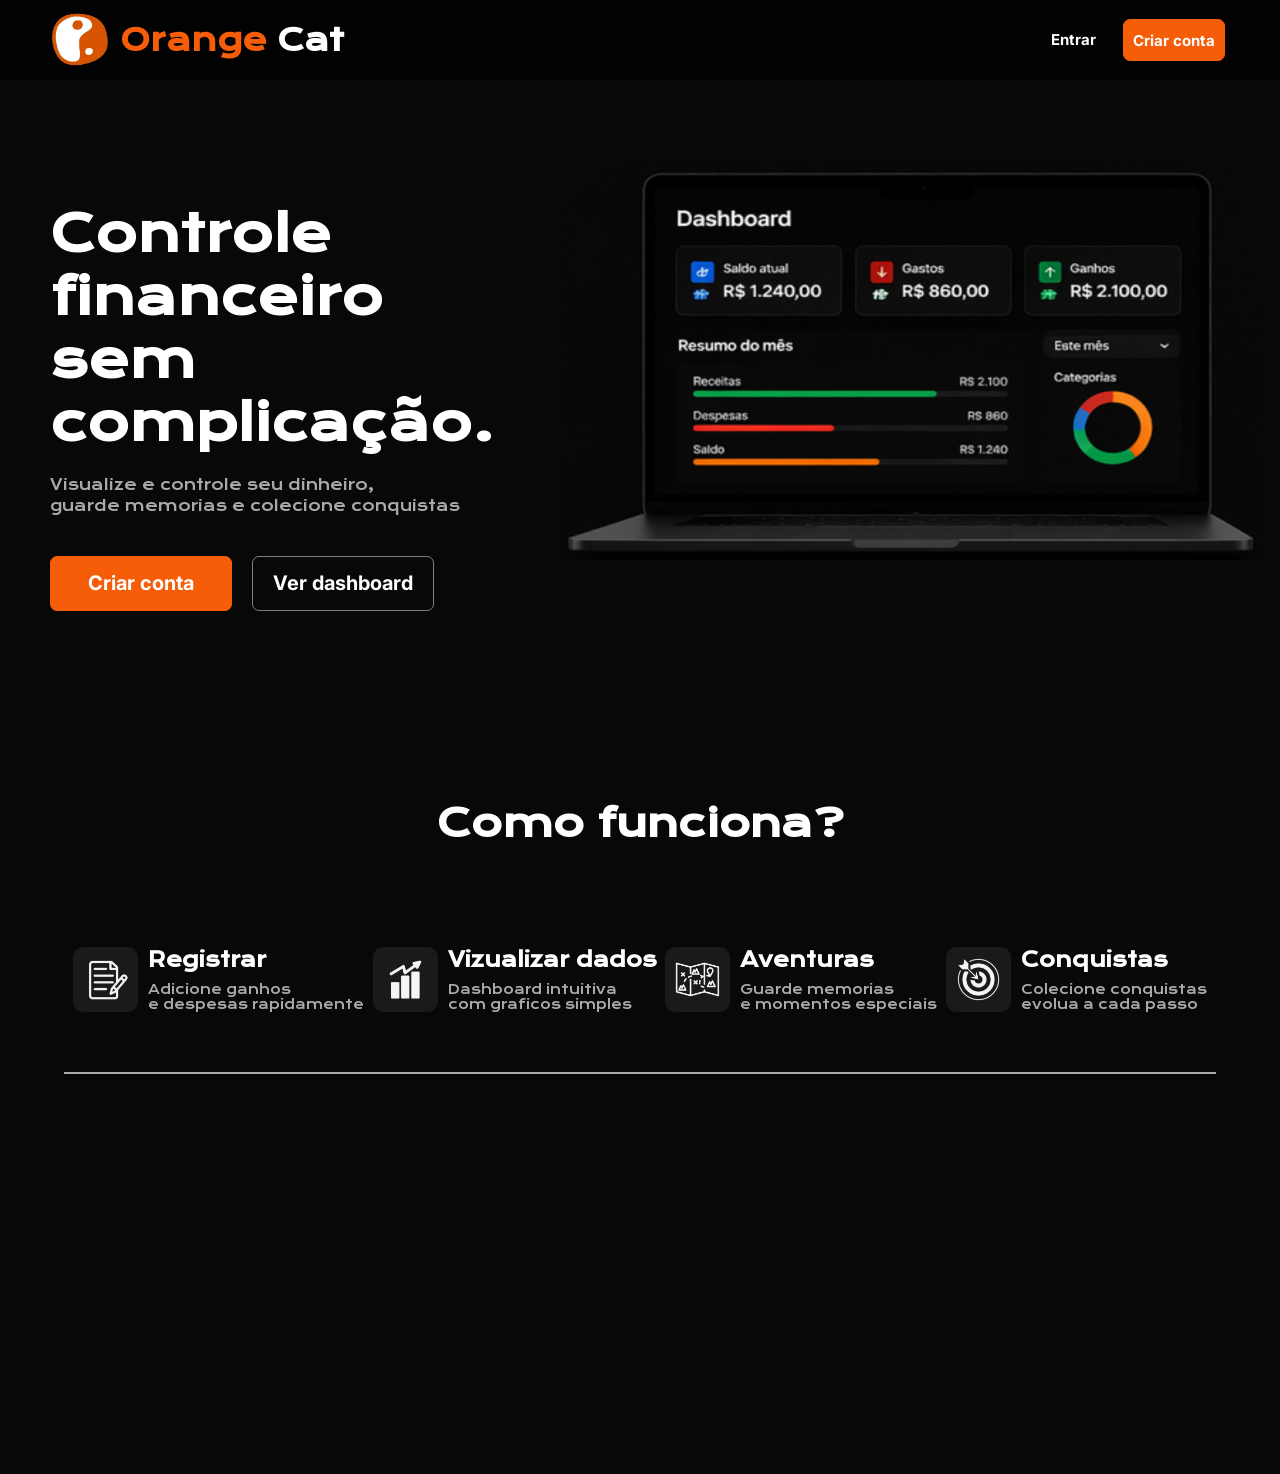
<file: frontEnd/index.html>
<!doctype html>
<html lang="en">
  <head>
    <meta charset="UTF-8" />
    <meta name="viewport" content="width=device-width, initial-scale=1.0" />
    <title>Orange Cat</title>
    <link rel="icon" type="image/png" href="img/log-sem-fundo.png" />
    <link rel="stylesheet" href="css/style.css" />
    <link rel="preconnect" href="https://fonts.googleapis.com" />
    <link rel="preconnect" href="https://fonts.gstatic.com" crossorigin />
    <link
      href="https://fonts.googleapis.com/css2?family=Inter:ital,opsz,wght@0,14..32,100..900;1,14..32,100..900&family=Krona+One&family=Manrope:wght@200..800&display=swap"
      rel="stylesheet"
    />
  </head>
  <body>
    <header id="cabecalho">
      <div class="ft_e_nm">
        <img src="img/log-sem-fundo.png" style="height: 90px; width: 80px" />
        <span> <span style="color: #f65d09">Orange</span> Cat</span>
      </div>
      <div class="criar_conta_he">
        <div class="entrarHeader">
          <a class="bh_entrar" href="login.html">Entrar</a
          ><a class="bh_cadastrar">Criar conta</a>
        </div>
      </div>
    </header>
    <div id="primeiraPt">
      <div class="primeiraPt_esquerda">
        <h2>Controle financeiro<br />sem complicação.</h2>
        <span class="sp_cinza"
          >Visualize e controle seu dinheiro,<br />guarde memorias e colecione
          conquistas</span
        >
        <br />
        <div class="pPt_bts">
          <a class="b_P">Criar conta</a>
          <a class="bh_ppt_dash">Ver dashboard</a>
        </div>
      </div>
      <div class="primeiraPt_direita">
        <img class="imagem_pc" src="img/pc_temporario_dash_fake.png" />
      </div>
    </div>
    <div id="segundaPt">
      <h3>Como funciona?</h3>
      <div class="pt_infos">
        <div class="infoP">
          <img src="img/icon_notas.png" />
          <div class="texto_cb">
            <h4>Registrar</h4>
            <span>Adicione ganhos<br />e despesas rapidamente</span>
          </div>
        </div>
        <div class="infoP">
          <img src="img/icon_grafico.png" />
          <div class="texto_cb">
            <h4>Vizualizar dados</h4>
            <span>Dashboard intuitiva<br />com graficos simples</span>
          </div>
        </div>
        <div class="infoP">
          <img src="img/icon_mapa.png   " />
          <div class="texto_cb">
            <h4>Aventuras</h4>
            <span>Guarde memorias<br />e momentos especiais</span>
          </div>
        </div>
        <div class="infoP">
          <img src="img/icon_conquista.png" />
          <div class="texto_cb">
            <h4>Conquistas</h4>
            <span>Colecione conquistas<br />evolua a cada passo</span>
          </div>
        </div>
      </div>
    </div>
  </body>
</html>
<script>
  function verificarScroll() {
    let navbar = document.getElementById("cabecalho");

    if (window.scrollY > 50) {
      navbar.classList.add("scroll");
    } else {
      navbar.classList.remove("scroll");
    }
  }

  window.onscroll = verificarScroll;
</script>
</file>
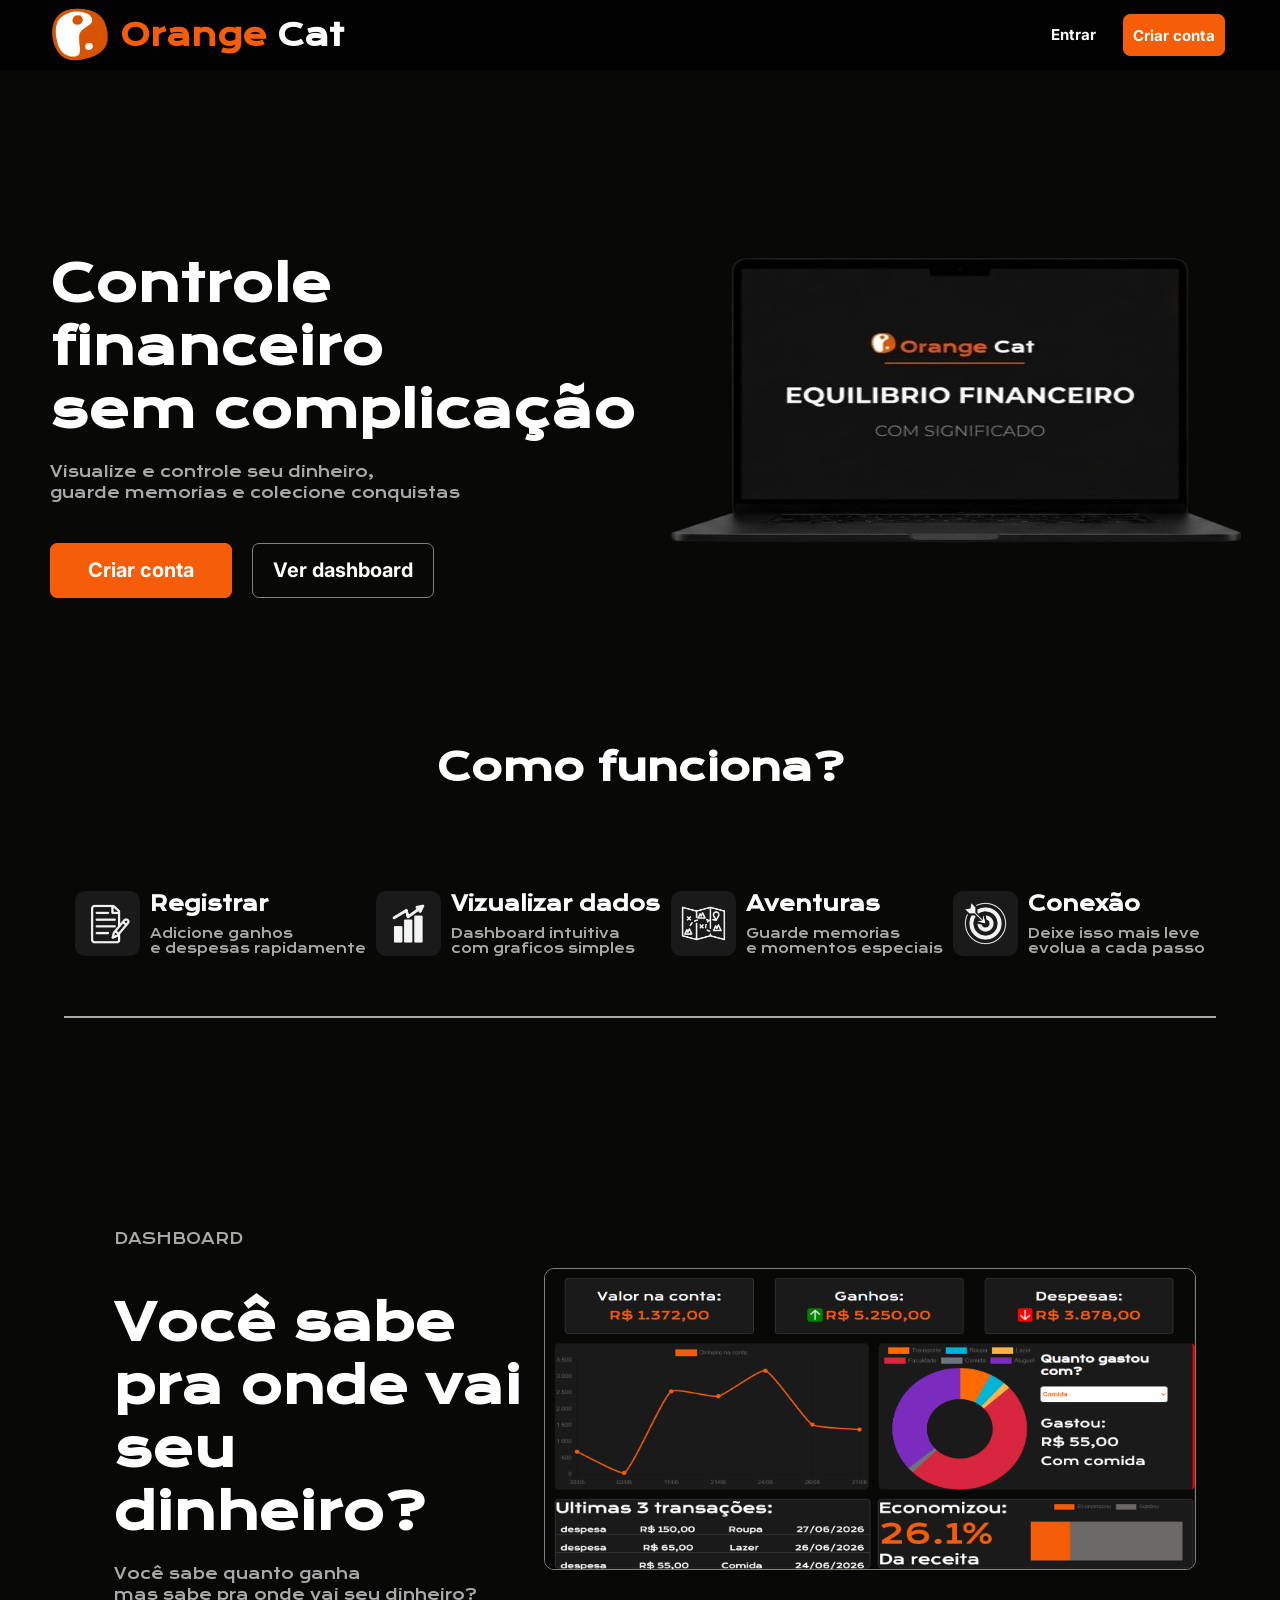
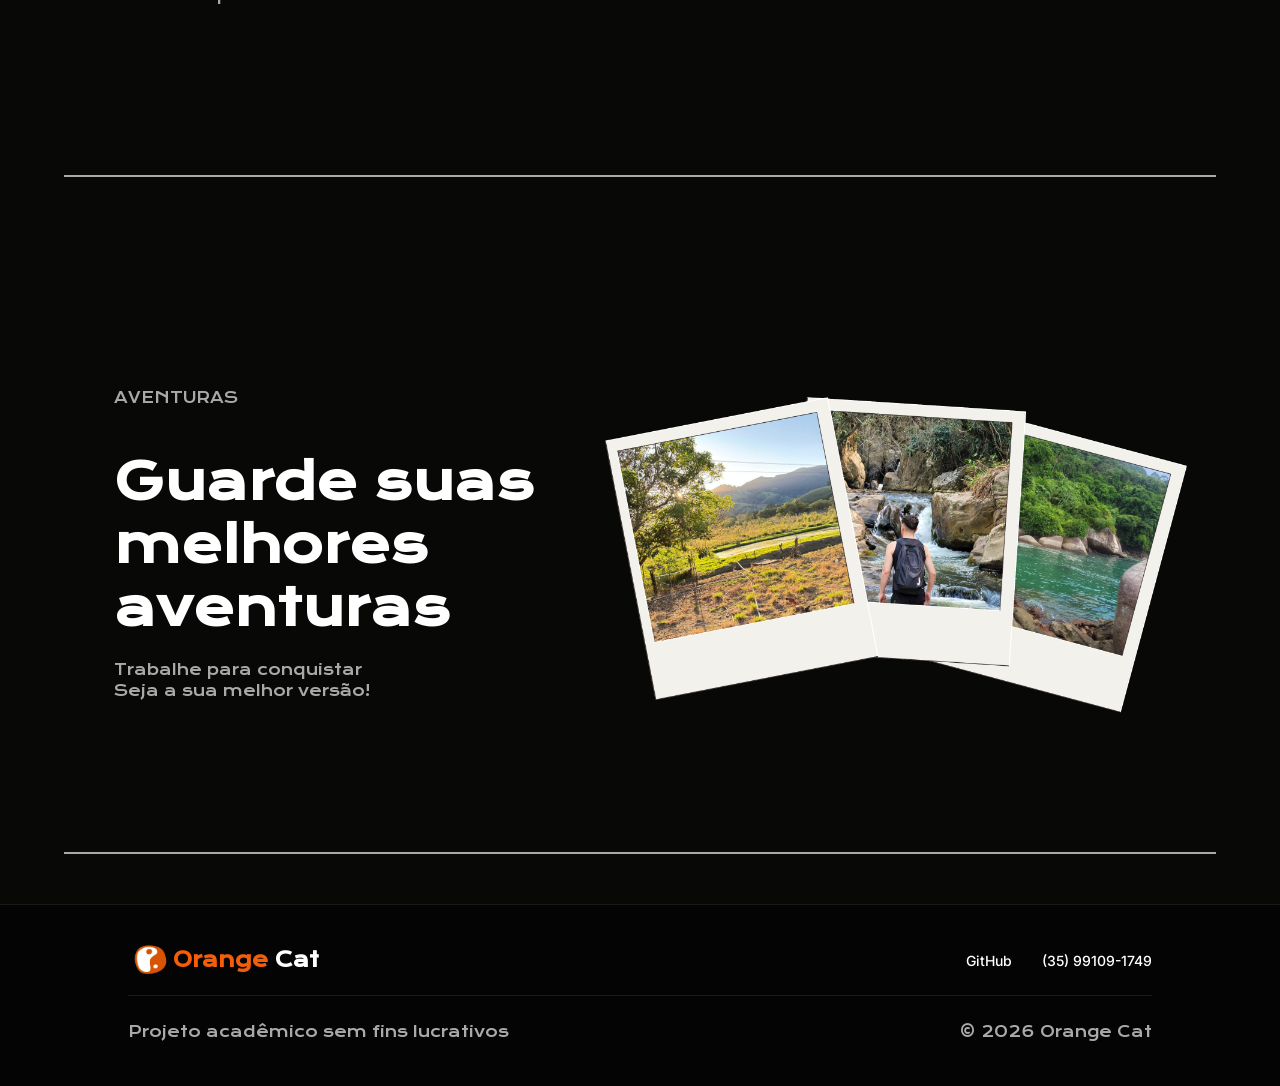
<file: public/index.html>
<!doctype html>
<html lang="en">
  <head>
    <meta charset="UTF-8" />
    <meta name="viewport" content="width=device-width, initial-scale=1.0" />
    <title>Orange Cat</title>
    <link rel="icon" type="image/png" href="assets/icones/log-sem-fundo.png" />
    <link rel="stylesheet" href="css/style.css" />
    <link rel="preconnect" href="https://fonts.googleapis.com" />
    <link rel="preconnect" href="https://fonts.gstatic.com" crossorigin />
    <link rel="preconnect" href="https://fonts.googleapis.com" />
    <link rel="preconnect" href="https://fonts.gstatic.com" crossorigin />
    <link
      href="https://fonts.googleapis.com/css2?family=Inter:ital,opsz,wght@0,14..32,100..900;1,14..32,100..900&family=Krona+One&family=Manrope:wght@200..800&family=Outfit:wght@100..900&family=Poppins:ital,wght@0,100;0,200;0,300;0,400;0,500;0,600;0,700;0,800;0,900;1,100;1,200;1,300;1,400;1,500;1,600;1,700;1,800;1,900&family=Roboto+Mono:ital,wght@0,100..700;1,100..700&display=swap"
      rel="stylesheet"
    />
  </head>
  <body>
    <header id="cabecalho">
      <div class="ft_e_nm">
        <img
          src="assets/icones/log-sem-fundo.png"
          style="height: 90px; width: 80px"
        />
        <span id="tt"> <span style="color: #f65d09">Orange</span> Cat</span>
      </div>
      <div class="criar_conta_he">
        <div class="entrarHeader">
          <a class="bh_entrar" href="login.html">Entrar</a
          ><a class="bh_cadastrar" href="cadastro.html">Criar conta</a>
        </div>
      </div>
    </header>
    <div class="primeiraPt">
      <div class="primeiraPt_esquerda">
        <h2>Controle financeiro<br />sem complicação</h2>
        <span class="sp_cinza"
          >Visualize e controle seu dinheiro,<br />guarde memorias e colecione
          conquistas</span
        >
        <br />
        <div class="pPt_bts">
          <a class="b_P" href="cadastro.html">Criar conta</a>
          <a class="bh_ppt_dash" href="login.html">Ver dashboard</a>
        </div>
      </div>
      <div class="primeiraPt_direita">
        <img class="imagem_pc" src="assets/img/nt-def.png" />
      </div>
    </div>
    <div id="segundaPt">
      <h3>Como funciona?</h3>
      <div class="pt_infos">
        <div class="infoP">
          <img src="assets/icones/icon_notas.png" />
          <div class="texto_cb">
            <h4>Registrar</h4>
            <span>Adicione ganhos<br />e despesas rapidamente</span>
          </div>
        </div>
        <div class="infoP">
          <img src="assets/icones/icon_grafico.png" />
          <div class="texto_cb">
            <h4>Vizualizar dados</h4>
            <span>Dashboard intuitiva<br />com graficos simples</span>
          </div>
        </div>
        <div class="infoP">
          <img src="assets/icones/icon_mapa.png" />
          <div class="texto_cb">
            <h4>Aventuras</h4>
            <span>Guarde memorias<br />e momentos especiais</span>
          </div>
        </div>
        <div class="infoP">
          <img src="assets/icones/icon_conquista.png" />
          <div class="texto_cb">
            <h4>Conexão</h4>
            <span>Deixe isso mais leve<br />evolua a cada passo</span>
          </div>
        </div>
      </div>
    </div>
    <div class="primeiraPt pt3_dash">
      <div class="primeiraPt_esquerda">
        <span class="sp_cinza">DASHBOARD </span>
        <h2>
          Você sabe<br />
          pra onde vai<br />seu dinheiro?
        </h2>
        <span class="sp_cinza"
          >Você sabe quanto ganha<br />mas sabe pra onde vai seu dinheiro?
        </span>
        <br />
      </div>
      <div class="primeiraPt_direita">
        <img class="imagem_dash_pt3" src="assets/img/img_dash.png" />
      </div>
    </div>
    <div class="primeiraPt pt3_dash">
      <div class="primeiraPt_esquerda">
        <span class="sp_cinza">AVENTURAS </span>
        <h2>
          Guarde suas melhores<br />
          aventuras<br />
        </h2>
        <span class="sp_cinza"
          >Trabalhe para conquistar<br />Seja a sua melhor versão!</span
        >
        <br />
      </div>
      <div class="primeiraPt_direita">
        <img class="imagem_polaroide" src="assets/img/polaroides.png" />
      </div>
    </div>
    <footer id="rodape">
      <div class="rodape_topo">
        <div class="ft_e_nm" style="margin-left: 0">
          <img
            src="assets/icones/log-sem-fundo.png"
            style="height: 50px; width: 45px"
          />
          <span id="tt" style="font-size: 20px">
            <span style="color: #f65d09">Orange</span> Cat</span
          >
        </div>
        <div class="rodape_links">
          <a href="https://github.com/VitorCanquerini"> GitHub</a>
          <a href=""> (35) 99109-1749</a>
        </div>
      </div>
      <div class="rodape_base">
        <span class="sp_cinza">Projeto acadêmico sem fins lucrativos</span>
        <span class="sp_cinza">© 2026 Orange Cat</span>
      </div>
    </footer>
  </body>
</html>
<script>
  function verificarScroll() {
    let navbar = document.getElementById("cabecalho");

    if (window.scrollY > 50) {
      navbar.classList.add("scroll");
    } else {
      navbar.classList.remove("scroll");
    }
  }

  window.onscroll = verificarScroll;
</script>
</file>
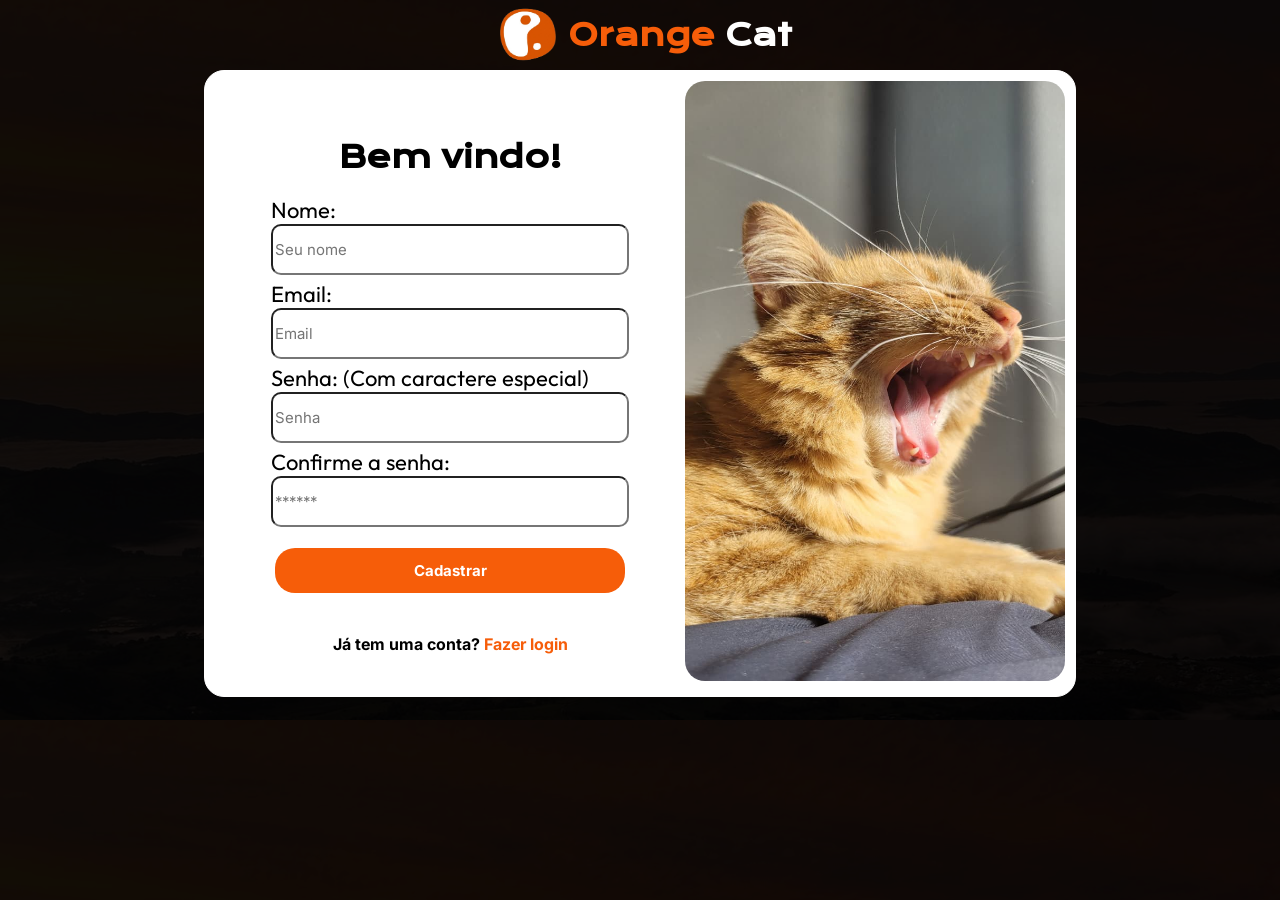
<file: public/cadastro.html>
<!doctype html>
<html lang="pt-br">
  <head>
    <meta charset="UTF-8" />
    <meta http-equiv="X-UA-Compatible" content="IE=edge" />
    <meta name="viewport" content="width=device-width, initial-scale=1.0" />

    <title>Orange Cat</title>
    <link rel="icon" type="image/png" href="assets/icones/log-sem-fundo.png" />

    <script src="./js/sessao.js"></script>

    <link rel="stylesheet" href="css/style.css" />
    <link rel="stylesheet" href="css/login.css" />
    <link
      href="https://fonts.googleapis.com/css2?family=Inter:ital,opsz,wght@0,14..32,100..900;1,14..32,100..900&family=Krona+One&family=Manrope:wght@200..800&family=Outfit:wght@100..900&family=Roboto+Mono:ital,wght@0,100..700;1,100..700&display=swap"
      rel="stylesheet"
    />
  </head>

  <body>
    <div class="alerta_erro">
      <div class="card_erro" id="cardErro">
        <span id="mensagem_erro"></span>
      </div>
    </div>
    <div class="ft_e_nm">
      <a href="index.html">
        <img
          src="assets/icones/log-sem-fundo.png"
          style="height: 90px; width: 80px"
        />
      </a>
      <span>
        <span style="color: #f65d09">Orange</span>
        <span class="cat">Cat</span></span
      >
    </div>
    <div class="container_lec">
      <div class="lec_esquerdo_ipt">
        <h2>Bem vindo!</h2>
        <div class="ipts_lg">
          <div class="campo">
            <span>Nome:</span>
            <input id="nome_input" type="text" placeholder="Seu nome" />
          </div>
          <div class="campo">
            <span>Email:</span>
            <input type="text" id="email_input" placeholder="Email" />
          </div>
          <div class="campo">
            <span>Senha: (Com caractere especial)</span>
            <input type="password" id="senha_input" placeholder="Senha" />
          </div>
          <div class="campo">
            <span>Confirme a senha:</span>
            <input
              id="confirmacao_senha_input"
              type="password"
              placeholder="******"
            />
          </div>
        </div>
        <br />
        <button onclick="cadastrar()">Cadastrar</button><br />
        <a id="jaTem" href="login.html"
          >Já tem uma conta?&nbsp;<b>Fazer login</b></a
        >
      </div>
      <div class="lec_direito_img">
        <img src="assets/img/weasley_login.jpeg" />
      </div>
    </div>
  </body>
</html>

<script>
  //vetor
  let caracteresEspeciais = [
    "!",
    "?",
    ".",
    ",",
    ";",
    ":",
    "@",
    "#",
    "$",
    "%",
    "&",
    "*",
    "+",
    "-",
    "=",
    "(",
    ")",
    "{",
    "}",
    "[",
    "]",
    "<",
    ">",
    "'",
    '"',
    "`",
    "\\",
    "/",
    "_",
    "|",
    "~",
    "^",
  ];

  function cadastrar() {
    var nomeVar = nome_input.value;
    var emailVar = email_input.value;
    var senhaVar = senha_input.value;
    var confirmacaoSenhaVar = confirmacao_senha_input.value;
    let podeCadastrar = true;
    let temEspecial = false;

    if (
      nomeVar == "" ||
      emailVar == "" ||
      senhaVar == "" ||
      confirmacaoSenhaVar != senhaVar
    ) {
      cardErro.style.display = "block";
      mensagem_erro.innerHTML = `<b style="background-color: red; color: white; font-size: 25px">Insira corretamente suas informações</b>`;
      podeCadastrar = false;

      finalizarAguardar();
      return false;
    } else {
    }
    for (let i = 0; i < caracteresEspeciais.length; i++) {
      if (senhaVar.includes(caracteresEspeciais[i])) {
        temEspecial = true;
        break;
      }
    }

    if (!temEspecial) {
      cardErro.style.display = "block";
      mensagem_erro.innerHTML = "a senha deve conter caractere especial!";
      podeCadastrar = false;
    }

    if (!emailVar.includes("@")) {
      cardErro.style.display = "block";
      mensagem_erro.innerHTML = "O email deve conter '@'!";
      podeCadastrar = false;
    }

    if (podeCadastrar) {
      fetch("/usuarios/cadastrar", {
        method: "POST",
        headers: {
          "Content-Type": "application/json",
        },
        body: JSON.stringify({
          nomeServer: nomeVar,
          emailServer: emailVar,
          senhaServer: senhaVar,
        }),
      })
        .then(function (resposta) {
          console.log("resposta: ", resposta);

          if (resposta.ok) {
            cardErro.style.display = "block";
            console.log("Deu certo, redirecionando...");

            mensagem_erro.innerHTML =
              "Cadastro realizado com sucesso! Redirecionando para tela de Login...";

            setTimeout(() => {
              window.location = "login.html";
            }, "2000");

            finalizarAguardar();
          } else {
            throw "Houve um erro ao tentar realizar o cadastro!";
          }
        })
        .catch(function (resposta) {
          console.log(`#ERRO: ${resposta}`);
          finalizarAguardar();
        });
    }

    return false;
  }

  function sumirMensagem() {
    nome_input.value = "";
    email_input.value = "";
    senha_input.value = "";
    confirmacao_senha_input.value = "";
  }
</script>
</file>
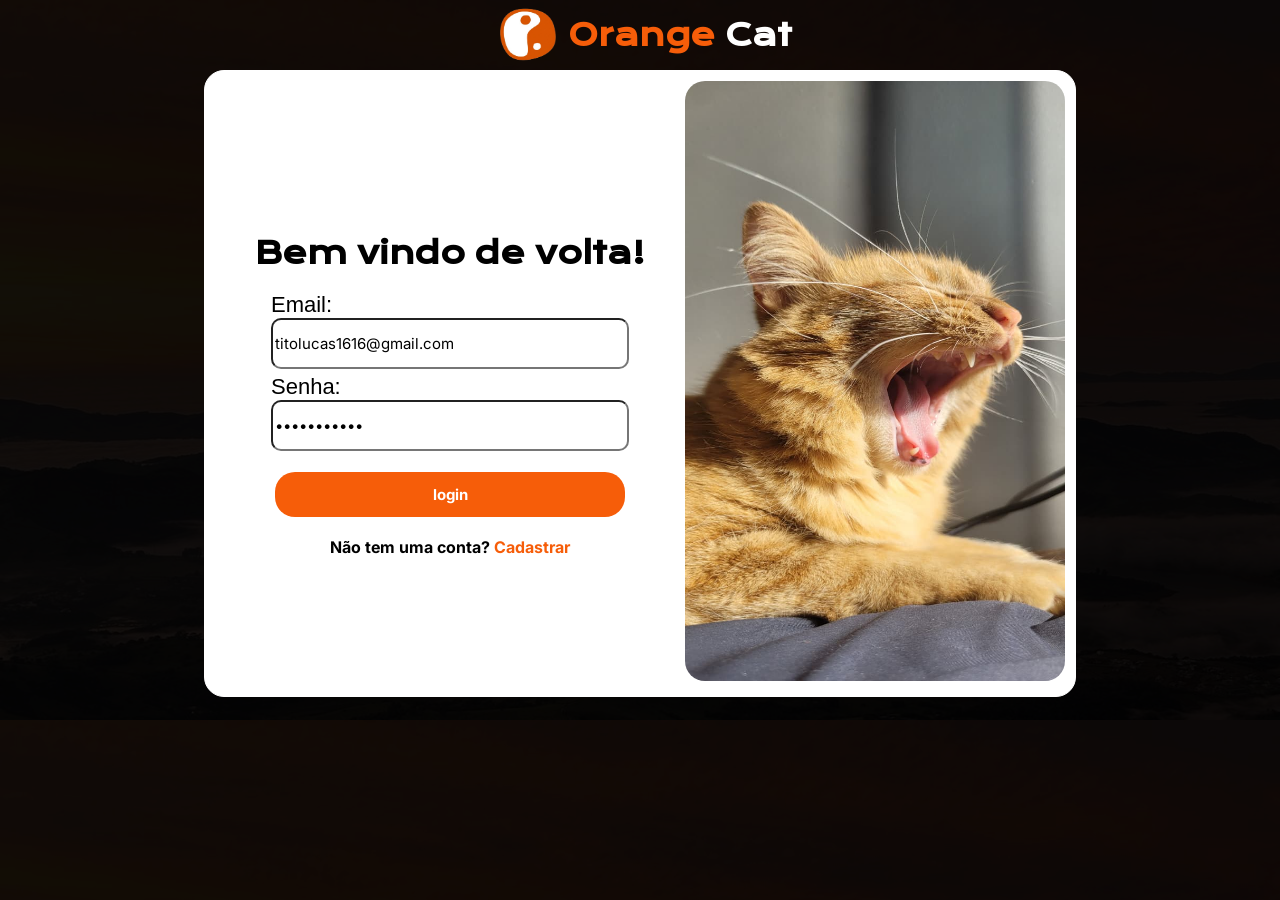
<file: public/login.html>
<!doctype html>
<html lang="en">
  <head>
    <meta charset="UTF-8" />
    <meta name="viewport" content="width=device-width, initial-scale=1.0" />
    <title>Orange Cat</title>
    <link rel="icon" type="image/png" href="assets/icones/log-sem-fundo.png" />
    <link rel="stylesheet" href="css/style.css" />
    <link rel="stylesheet" href="css/login.css" />
    <link rel="preconnect" href="https://fonts.googleapis.com" />
    <link rel="preconnect" href="https://fonts.gstatic.com" crossorigin />
    <link
      href="https://fonts.googleapis.com/css2?family=Inter:ital,opsz,wght@0,14..32,100..900;1,14..32,100..900&family=Krona+One&family=Manrope:wght@200..800&display=swap"
      rel="stylesheet"
    />
  </head>
  <body>
    <div class="alerta_erro">
      <div class="card_erro" id="cardErro">
        <span id="mensagem_erro"></span>
      </div>
    </div>
    <div class="ft_e_nm">
      <a href="index.html">
        <img
          src="assets/icones/log-sem-fundo.png"
          style="height: 90px; width: 80px"
        />
      </a>
      <span>
        <span style="color: #f65d09">Orange</span>
        <span class="cat">Cat</span></span
      >
    </div>
    <div class="container_lec">
      <div class="lec_esquerdo_ipt">
        <h2>Bem vindo de volta!</h2>
        <div class="ipts_lg">
          <div class="campo">
            <span>Email:</span>
            <input
              type="text"
              id="ipt_email"
              placeholder="Email"
              value="titolucas1616@gmail.com"
            />
          </div>
          <div class="campo">
            <span>Senha:</span>
            <input
              type="password"
              id="ipt_senha"
              placeholder="Senha"
              value="testando30*"
            />
          </div>
        </div>
        <br />
        <button onclick="entrar()">login</button>
        <a id="jaTem" href="cadastro.html"
          >Não tem uma conta?&nbsp;<b>Cadastrar</b></a
        >
      </div>
      <div class="lec_direito_img">
        <img src="assets/img/weasley_login.jpeg" />
      </div>
    </div>
  </body>
</html>
<script>
  function entrar() {
    var emailVar = ipt_email.value;
    var senhaVar = ipt_senha.value;

    if (emailVar == "" || senhaVar == "") {
      cardErro.style.display = "block";
      mensagem_erro.innerHTML =
        "(Mensagem de erro para todos os campos em branco)";
    } else {
      console.log("FORM LOGIN: ", emailVar);
      console.log("FORM SENHA: ", senhaVar);

      fetch("/usuarios/autenticar", {
        method: "POST",
        headers: {
          "Content-Type": "application/json",
        },
        body: JSON.stringify({
          emailServer: emailVar,
          senhaServer: senhaVar,
        }),
      })
        .then(function (resposta) {
          console.log("ESTOU NO THEN DO entrar()!");

          if (resposta.ok) {
            console.log(resposta);

            resposta.json().then((json) => {
              console.log(json);
              console.log(JSON.stringify(json));
              sessionStorage.EMAIL_USUARIO = json.email;
              sessionStorage.NOME_USUARIO = json.nome;
              sessionStorage.ID_USUARIO = json.idUsuario;
              sessionStorage.FOTO_USUARIO = json.fotoPerfil;
              sessionStorage.TT_META = json.metaTitulo;

              setTimeout(function () {
                window.location = "dashboard/addTr.html";
              }, "300"); // apenas para exibir o loading
            });
          } else {
            console.log("Houve um erro ao tentar realizar o login!");

            resposta.text().then((texto) => {
              console.error(texto);
            });
          }
        })
        .catch(function (erro) {
          console.log(erro);
        });
    }
  }
</script>
</file>
<file: frontEnd/css/style.css>
body{
    margin: 0;
    background-color: #080807;
    font-family: "Krona One", sans-serif;
    color: white;
}
a{
    display: flex;
    justify-content: center;
    align-items: center;
    transition: 0.2s;
    font-weight: bold;
    text-decoration: none;
    font-family: "Inter", sans-serif;
}
.b_P:hover{
    color: #f65d09;
    background-color: white;
    border: 1px solid white;
}
.bh_ppt_dash:hover{
    color: #080807;
    background-color: white;
    border: 1px solid white;
}
.entrarHeader{
    display: flex;
    flex-direction: row;
}

#cabecalho{
    position: relative;

    left: 50%;
    transform: translateX(-50%);
    background-color: #020202;
    display: flex;
    width: 100%;
    height: 80px;
    align-items: center;
    justify-content: space-between;
    transition: 
    width 0.3s,
    height 0.3s,
    background-color 0.3s,
    box-shadow 0.3s,
    border-radius 0.3s;
}

#cabecalho.scroll{
    position: fixed;
    width: 900px;
    backdrop-filter: blur(10px);
    background-color: rgba(0,0,0,0.7);
    left: 50%;
    transform: translateX(-50%);
    border-radius: 20px;
    border: 1px solid darkgray;

    transition: 
    width 0.5s ,
    height 0.5s,
    background-color 0.5s,
    box-shadow 0.5s,
    border-radius 0.5s;
}
.ft_e_nm{
    display: flex;
    height: 100px;
    width: 500px;
    color: white;
    align-items: center;
    font-size: 30px;
    font-weight: bold;
    font-family: "Krona One", sans-serif;
    margin-left: 40px;

}
.criar_conta_he{
    margin-right: 55px;
    gap: 5px;
}
.criar_conta_he a{
    width: 100px;
    height: 40px;
    border-radius: 7px;
    font-size: 15px;
    font-weight: bold;
    color: white;
    
}

.bh_entrar{
    background-color: transparent;
    border: 0;
    color: white;
}

.bh_cadastrar{
    background-color: #f65d09;
    border: 1px solid #f65d09;

}

h2{
    color: white;
    font-size: 50px;
    margin-bottom: 20px;
}
.sp_cinza{
    color: darkgray;
    font-size: 15px;
}

#primeiraPt{
    width: 900px;
    display: flex;
    width: 100%;
    flex-direction: row;
    padding-top: 50px;
    justify-content: space-around;
    margin-top: 30px;
}

.pPt_bts {
    display: flex;
    align-items: center;
    gap: 20px;
    margin-top: 40px;
}

.pPt_bts a{
    width: 180px;
    height: 53px;
    border-radius: 7px;
    font-size: 20px;
    font-weight: bold;
    color: white;
}
.b_P{
    background-color: #f65d09;
    border: 1px solid #f65d09;

}
.bh_ppt_dash{
    background-color: transparent;
    border: 1px solid grey;
}
.imagem_pc{
    width: 700px;
    height: 400px;
}
.primeiraPt_esquerda{
    margin-left: 50px;
}
.primeiraPt_direita{
    margin-right: 20px;
}
#segundaPt{
    display: flex;
    flex-direction: column;
    align-items: center;
    padding-top: 150px;
    
}
.infoP{
    display: flex;
    flex-direction: row;
    gap: 10px;
    transition: 0.3s;
}
.infoP:hover{
    scale: 1.1;
    transform: translateY(-10px);
    }
.infoP img{
    width: 65px;
    height: 65px;
    border-radius: 10px;
}
h4{
    margin: 0;
}
.texto_cb{
    font-size: 20px;
    display: flex;
    justify-content: space-between;
    flex-direction: column;
}
.texto_cb span{
    display: block;
    font-size: 13px;
    line-height: 15px;
    color: darkgray;
}

.pt_infos{
    display: flex;
    flex-direction: row;
    justify-content: space-evenly;
    width: 90%;
    border-bottom:2px solid darkgray;
    padding-bottom: 60px ;
    margin-bottom: 400px;
}
h3{
    font-size: 38px;
    margin-bottom: 100px;
}
</file>
<file: public/css/style.css>
body{
    margin: 0;
    background-color: #080807;
    font-family: "Krona One", sans-serif;
    color: white;
}

#img_usuario{
    border-radius: 50%;
    border: 2px solid white;
}
a{
    display: flex;
    justify-content: center;
    align-items: center;
    transition: 0.2s;
    font-weight: bold;
    text-decoration: none;
    font-family: "Inter", sans-serif;
    color: white;
}
.b_P:hover{
    color: #f65d09;
    background-color: white;
    border: 1px solid white;
}
.bh_ppt_dash:hover{
    color: #080807;
    background-color: white;
    border: 1px solid white;
}
.entrarHeader{
    display: flex;
    flex-direction: row;
}

#cabecalho{
    position: relative;

    left: 50%;
    transform: translateX(-50%);
    background-color: #020202;
    display: flex;
    width: 100%;
    height: 70px;
    align-items: center;
    justify-content: space-between;
    /* transition: 
    width 0.3s,
    height 0.3s,
    background-color 0.3s,
    box-shadow 0.3s,
    border-radius 0.3s; */
}

/* #cabecalho.scroll{
    position: fixed;
    width: 900px;
    backdrop-filter: blur(10px);
    background-color: rgba(0,0,0,0.7);
    left: 50%;
    transform: translateX(-50%);
    border-radius: 20px;
    border: 1px solid darkgray;

    transition: 
    width 0.5s ,
    height 0.5s,
    background-color 0.5s,
    box-shadow 0.5s,
    border-radius 0.5s;
} */
.ft_e_nm{
    display: flex;
    height: 100px;
    width: 500px;
    color: white;
    align-items: center;
    font-size: 30px;
    font-weight: bold;
    font-family: "Krona One", sans-serif;
    margin-left: 40px;

}



.criar_conta_he{
    margin-right: 55px;
    gap: 5px;
}
.criar_conta_he a{
    width: 100px;
    height: 40px;
    border-radius: 7px;
    font-size: 15px;
    font-weight: bold;
    color: white;
    
}

.bh_entrar{
    background-color: transparent;
    border: 0;
    color: white;
}

.bh_cadastrar{
    background-color: #f65d09;
    border: 1px solid #f65d09;

}

h2{
    color: white;
    font-size: 50px;
    margin-bottom: 20px;
}
.sp_cinza{
    color: darkgray;
    font-size: 15px;
}

.primeiraPt{
    width: 900px;
    display: flex;
    width: 100%;
    flex-direction: row;
    padding-top: 110px;
    justify-content: space-around;
    margin-top: 30px;
}

.pPt_bts {
    display: flex;
    align-items: center;
    gap: 20px;
    margin-top: 40px;
}

.pPt_bts a{
    width: 180px;
    height: 53px;
    border-radius: 7px;
    font-size: 20px;
    font-weight: bold;
    color: white;
}
.b_P{
    background-color: #f65d09;
    border: 1px solid #f65d09;

}
.bh_ppt_dash{
    background-color: transparent;
    border: 1px solid grey;
}
.imagem_pc{
    margin-top: 0;
    width: 600px;
    height: 500px;
}
.primeiraPt_esquerda{
    margin-left: 50px;
}
.primeiraPt_direita{
    margin-top: -60px;
    margin-right: 20px;
}
#segundaPt{
    display: flex;
    flex-direction: column;
    align-items: center;
    padding-top: 50px;
    
}
.infoP{
    display: flex;
    flex-direction: row;
    gap: 10px;
    transition: 0.3s;
}
.infoP:hover{
    scale: 1.1;
    transform: translateY(-10px);
    }
.infoP img{
    width: 65px;
    height: 65px;
    border-radius: 10px;
}
h4{
    margin: 0;
}
.texto_cb{
    font-size: 20px;
    display: flex;
    justify-content: space-between;
    flex-direction: column;
}
.texto_cb span{
    display: block;
    font-size: 13px;
    line-height: 15px;
    color: darkgray;
}

.usuarioHeader{
    display: flex;
    gap: 10px;
}

.pt_infos{
    display: flex;
    flex-direction: row;
    justify-content: space-evenly;
    width: 90%;
    border-bottom:2px solid darkgray;
    padding-bottom: 60px ;
}
h3{
    font-size: 38px;
    margin-bottom: 100px;
}

#a_escolhido{
    background-color: white;
    color: #f65d09;
    height: 30px;
    width: 200px;
    border-radius: 8px;
    font-weight: bold;
}


.imagem_dash_pt3{
    margin-top: 100px;
    width: 650px;
    height: 300px;
    border: 1px solid grey;
    border-radius: 10px;
    margin-bottom: 200px;
}


.imagem_polaroide{
    margin-top: -80px;
    height: 600px;
    clip-path: inset(100px 0 100px 0);
}


.pt3_dash{
    margin-top: 100px;
    width: 90%;
    border-bottom: 2px solid darkgray;
    justify-content: space-between;
    margin-left: auto;
  margin-right: auto;

}
















































#rodape {
  background-color: #040404;
  border-top: 1px solid #1a1a1a;
  padding: 50px 10%;
  display: flex;
  flex-direction: column;
  margin-top: 50px;
}

.rodape_topo {
  display: flex;
  justify-content: space-between;
  align-items: center;
  border-bottom: 1px solid #1a1a1a;
  padding-bottom: 30px;
  margin-bottom: 30px;
  height: 10px;
}

.rodape_links {
  display: flex;
  gap: 30px;
}

.rodape_links a {
  font-size: 14px;
  color: white;
  justify-content: flex-start;
  font-weight: 500;
}

.rodape_links a:hover {
  color: #f65d09;
}

.rodape_base {
  display: flex;
  justify-content: space-between;
  align-items: center;
  height: 10px;
}
</file>
<file: public/css/login.css>
body{
    display: flex;
    flex-direction: column;
    align-items: center;
    justify-content: center;
    background-image: linear-gradient(rgba(0, 0, 0, 0.93), rgba(0, 0, 0, 0.93)), url('../assets/img/fundo_ceu.jpeg');
    background-size: cover;
    font-family: "Krona One", sans-serif;

}


h2{
    color: black;
    font-size: 30px;
}


.container_lec{
    border-radius: 20px;
    display: flex;
    flex-direction: row;
    border: 1px solid white;
    width: 850px;
    justify-content: space-between;
    padding: 10px;
    margin: 0;
    background-color: white;
}

.lec_direito_img img{
    width: 380px;
    height: 600px;
    border-radius: 20px;
}
.lec_esquerdo_ipt{
    display: flex;
    width: 100%;
    flex-direction: column;
    align-items: center;
    justify-content: center;
}

.ft_e_nm{
    margin: 0;
    display: flex;
    flex-direction: row;
    align-items: center;
    justify-content: center;
    height: 70px;
}

input{
    border-radius: 10px;
    width: 350px;
    height: 45px;
    background-color: white;
    font-family: "Inter", sans-serif;
    font-size: 15px;
}
button{
    width: 350px;
    height: 45px;
    border-radius: 20px;   
    font-family: "Inter", sans-serif;
    font-size: 15px;
    font-weight: bold;
    color: white;
    background-color: #f65d09;
    border: 0;
}

.ipts_lg{
    display: flex;
    flex-direction: column;
    justify-content: center;
    gap: 5px;
}

.campo {
    display: flex;
    flex-direction: column;
}
.campo span{
    color: black;
    font-size: 22px;
    font-family: "Outfit", sans-serif;

}
#jaTem{
    margin-top: 20px;
    color: black;
    font-family: "Inter", sans-serif;
}
#jaTem b{
    color: #f65d09;
}
</file>
